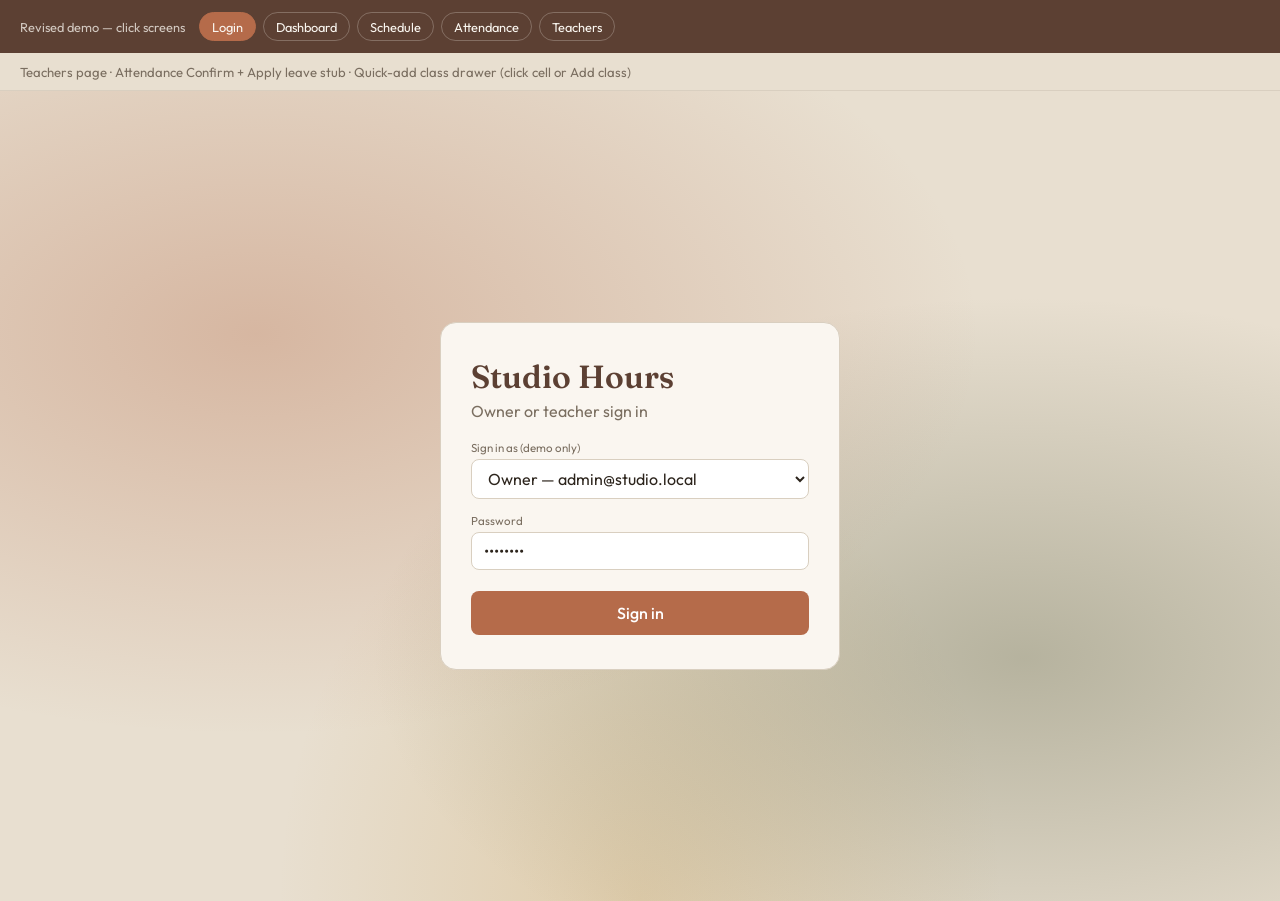
<file: design-demo/index.html>
<!DOCTYPE html>
<html lang="en">
<head>
  <meta charset="UTF-8" />
  <meta name="viewport" content="width=device-width, initial-scale=1" />
  <title>Studio Hours — Earth tone demo</title>
  <link rel="preconnect" href="https://fonts.googleapis.com" />
  <link rel="preconnect" href="https://fonts.gstatic.com" crossorigin />
  <link href="https://fonts.googleapis.com/css2?family=Fraunces:opsz,wght@9..144,500;9..144,600&family=Outfit:wght@400;500;600&display=swap" rel="stylesheet" />
  <style>
    :root {
      --sand: #E8DFD0; --clay: #C4A484; --terracotta: #B56B4A; --umber: #5C4033;
      --olive: #6B7054; --ochre: #C4933A; --stone: #F3EDE3; --cream: #FAF6F0;
      --ink: #2C241C; --muted: #7A6E60; --line: #D9CFC0;
      --vinyasa: #B56B4A; --yin: #8B7355; --beginner: #6B7054; --restore: #C4933A;
    }
    * { box-sizing: border-box; margin: 0; padding: 0; }
    body { font-family: "Outfit", sans-serif; background: var(--stone); color: var(--ink); min-height: 100vh; }
    h1, .brand { font-family: "Fraunces", serif; font-weight: 600; }

    .demo-bar {
      position: sticky; top: 0; z-index: 50;
      display: flex; flex-wrap: wrap; gap: 0.45rem; align-items: center;
      padding: 0.75rem 1.25rem; background: var(--umber); color: var(--cream);
    }
    .demo-bar span { opacity: 0.75; font-size: 0.8rem; margin-right: 0.4rem; }
    .demo-bar button {
      border: 1px solid rgba(250,246,240,0.25); background: transparent; color: var(--cream);
      padding: 0.35rem 0.75rem; border-radius: 999px; font: inherit; font-size: 0.8rem; cursor: pointer;
    }
    .demo-bar button.active { background: var(--terracotta); border-color: var(--terracotta); }
    .note {
      padding: 0.65rem 1.25rem; font-size: 0.82rem; color: var(--muted);
      background: var(--sand); border-bottom: 1px solid var(--line);
    }
    .screen { display: none; min-height: calc(100vh - 90px); }
    .screen.active { display: block; }

    .app-nav {
      display: flex; align-items: center; gap: 1.25rem; flex-wrap: wrap;
      padding: 1rem 1.75rem; background: var(--cream); border-bottom: 1px solid var(--line);
    }
    .brand { font-size: 1.3rem; color: var(--umber); margin-right: auto; }
    .app-nav a { color: var(--muted); text-decoration: none; font-size: 0.92rem; font-weight: 500; }
    .app-nav a.on { color: var(--terracotta); border-bottom: 2px solid var(--terracotta); padding-bottom: 2px; }
    .app-nav .user { color: var(--muted); font-size: 0.82rem; }
    .role-tag {
      font-size: 0.7rem; font-weight: 600; text-transform: uppercase; letter-spacing: 0.04em;
      color: var(--olive); border: 1px solid var(--olive); padding: 0.15rem 0.45rem; border-radius: 999px;
    }

    .wrap { max-width: 1120px; margin: 0 auto; padding: 1.5rem 1.75rem; }
    .page-head {
      display: flex; flex-wrap: wrap; gap: 1rem; align-items: center;
      justify-content: space-between; margin-bottom: 1.25rem;
    }
    .page-head h1 { font-size: 1.7rem; color: var(--umber); }

    .btn {
      display: inline-flex; align-items: center; gap: 0.35rem;
      border: none; border-radius: 8px; padding: 0.55rem 1rem;
      font: inherit; font-weight: 500; cursor: pointer;
    }
    .btn-primary { background: var(--terracotta); color: white; }
    .btn-ghost { background: transparent; color: var(--umber); border: 1px solid var(--line); }
    .btn-olive { background: var(--olive); color: white; }
    .btn-sm { padding: 0.4rem 0.85rem; font-size: 0.85rem; }
    .btn:disabled { opacity: 0.45; cursor: default; }

    .filters {
      display: flex; flex-wrap: wrap; gap: 0.75rem; align-items: end;
      margin-bottom: 1.25rem; padding: 1rem;
      background: var(--cream); border: 1px solid var(--line); border-radius: 12px;
    }
    label { font-size: 0.72rem; color: var(--muted); display: block; margin-bottom: 0.25rem; }
    input, select {
      font: inherit; padding: 0.5rem 0.7rem; border: 1px solid var(--line);
      border-radius: 8px; background: white; color: var(--ink); min-width: 150px;
    }

    .stats {
      display: grid; grid-template-columns: repeat(4, 1fr); gap: 0.9rem; margin-bottom: 1.4rem;
    }
    @media (max-width: 800px) { .stats { grid-template-columns: 1fr 1fr; } }
    .stat {
      border-radius: 12px; padding: 1.05rem 1.15rem;
      border: 1px solid var(--line); border-left: 4px solid var(--clay);
    }
    .stat.s1 { border-left-color: var(--terracotta); background: #F6E8E2; }
    .stat.s2 { border-left-color: var(--olive); background: #EEF0E6; }
    .stat.s3 { border-left-color: var(--ochre); background: #F7F0E0; }
    .stat.s4 { border-left-color: var(--clay); background: #F5EDE3; }
    .stat .n { font-family: "Fraunces", serif; font-size: 2rem; color: var(--umber); line-height: 1.1; }
    .stat .l { font-size: 0.82rem; color: var(--muted); margin-top: 0.2rem; }

    .panel { background: var(--cream); border: 1px solid var(--line); border-radius: 12px; overflow: hidden; }
    table { width: 100%; border-collapse: collapse; font-size: 0.9rem; }
    th {
      text-align: left; padding: 0.8rem 1rem; background: var(--sand);
      color: var(--umber); font-weight: 600; font-size: 0.75rem;
      text-transform: uppercase; letter-spacing: 0.04em;
    }
    td { padding: 0.8rem 1rem; border-top: 1px solid var(--line); vertical-align: middle; }
    .sub { color: var(--terracotta); font-size: 0.82rem; }
    .muted { color: var(--muted); }
    .ok { color: var(--olive); font-weight: 600; font-size: 0.85rem; }

    .week-nav { display: flex; align-items: center; gap: 0.65rem; flex-wrap: wrap; }
    .week-nav strong { color: var(--umber); }
    .cal-scroll {
      overflow: auto;
      max-width: 100%;
      margin-top: 0.4rem;
      -webkit-overflow-scrolling: touch;
      overscroll-behavior: contain;
    }
    .cal {
      display: grid;
      grid-template-columns: 92px repeat(7, minmax(120px, 1fr));
      gap: 6px;
      min-width: 940px;
    }
    .cal-head, .cal-studio, .cal-corner {
      font-size: 0.72rem; font-weight: 600; color: var(--muted); padding: 0.45rem; text-align: center;
    }
    .cal-head {
      position: sticky;
      top: 0;
      z-index: 3;
      background: var(--stone);
      box-shadow: 0 1px 0 var(--line);
    }
    .cal-corner {
      position: sticky;
      top: 0;
      left: 0;
      z-index: 4;
      background: var(--stone);
    }
    .cal-studio {
      position: sticky;
      left: 0;
      z-index: 2;
      text-align: left; color: var(--umber); background: var(--sand); border-radius: 8px;
      display: flex; align-items: center; padding-left: 0.65rem;
      box-shadow: 1px 0 0 var(--line);
    }
    .cell {
      position: relative;
      min-height: 160px; background: white; border: 1px solid var(--line);
      border-radius: 10px; padding: 0.55rem 0.5rem; display: flex; flex-direction: column; gap: 0.65rem;
    }
    .band {
      display: flex; flex-direction: column; gap: 0.45rem;
      flex: 0 0 auto;
      min-width: 0;
    }
    .band + .band {
      border-top: 1px dashed var(--line);
      padding-top: 0.65rem;
      margin-top: 0;
    }
    .band-label {
      font-size: 0.58rem; font-weight: 600; letter-spacing: 0.04em;
      text-transform: uppercase; color: var(--muted); line-height: 1.2;
      flex: 0 0 auto;
    }
    .band-empty {
      color: var(--line); font-size: 0.7rem; line-height: 1; padding: 0.15rem 0;
      flex: 0 0 auto;
    }
    .block {
      border-radius: 8px; padding: 0.4rem 0.45rem; color: white;
      font-size: 0.65rem; line-height: 1.35;
      flex: 0 0 auto;
    }
    .block-time {
      display: block; font-size: 0.72rem; font-weight: 700; line-height: 1.2;
    }
    .block-name {
      display: block; font-weight: 600; line-height: 1.25; margin-top: 0.08rem;
    }
    .block-teacher {
      display: block; margin-top: 0.12rem;
      white-space: nowrap; overflow: hidden; text-overflow: ellipsis;
    }
    .block-sub {
      display: block; margin-top: 0.08rem; opacity: 0.92; font-style: italic;
      white-space: nowrap; overflow: hidden; text-overflow: ellipsis;
    }
    .block.vinyasa { background: var(--vinyasa); }
    .block.yin { background: var(--yin); }
    .block.beginner { background: var(--beginner); }
    .block.restore { background: var(--restore); }
    .block.has-sub { box-shadow: inset 0 0 0 2px rgba(255,255,255,0.45); }

    .att-toolbar {
      display: flex; flex-wrap: wrap; gap: 0.75rem; justify-content: space-between;
      align-items: center; margin-bottom: 1rem;
    }
    .att-list { display: flex; flex-direction: column; gap: 0.85rem; }
    .att-row {
      display: grid; grid-template-columns: 1.3fr auto; gap: 1rem; align-items: center;
      padding: 1.05rem 1.15rem; border-radius: 12px;
      border: 1px solid var(--line); background: var(--cream);
    }
    @media (max-width: 720px) { .att-row { grid-template-columns: 1fr; } }
    .att-meta { color: var(--muted); font-size: 0.85rem; margin-top: 0.25rem; }
    .att-actions { display: flex; flex-wrap: wrap; gap: 0.6rem; align-items: center; }
    .att-actions input[type="number"] { width: 72px; min-width: 72px; }

    .toast {
      display: none; margin-top: 0.75rem; padding: 0.75rem 1rem;
      background: #EEF0E6; border: 1px solid #C5CDB0; border-radius: 8px; color: var(--umber);
      font-size: 0.9rem;
    }
    .toast.show { display: block; }
    .toast.warn { background: #F7F0E0; border-color: #E4D4A8; }

    #login.screen {
      background:
        radial-gradient(ellipse at 20% 30%, rgba(181,107,74,0.35), transparent 50%),
        radial-gradient(ellipse at 80% 70%, rgba(107,112,84,0.4), transparent 45%),
        radial-gradient(ellipse at 50% 100%, rgba(196,147,58,0.25), transparent 40%),
        var(--sand);
    }
    #login.screen.active {
      display: flex; align-items: center; justify-content: center; padding: 2rem;
    }
    .login-card {
      width: min(400px, 100%); background: var(--cream);
      border-radius: 16px; padding: 2.1rem 1.9rem; border: 1px solid var(--line);
    }
    .login-card .brand { font-size: 2rem; display: block; margin-bottom: 0.3rem; }
    .login-card p { color: var(--muted); margin-bottom: 1.2rem; }
    .field { margin-bottom: 0.9rem; }
    .field input, .field select { width: 100%; }
    .login-card .btn { width: 100%; justify-content: center; margin-top: 0.4rem; padding: 0.75rem; }

    .teacher-cards {
      display: grid; grid-template-columns: repeat(3, 1fr); gap: 1rem; margin-bottom: 1.4rem;
    }
    @media (max-width: 900px) { .teacher-cards { grid-template-columns: 1fr; } }
    .teacher-card {
      background: var(--cream); border: 1px solid var(--line); border-radius: 12px;
      padding: 1.1rem 1.2rem;
    }
    .teacher-card h3 {
      font-family: "Fraunces", serif; font-size: 1.15rem; color: var(--umber); margin-bottom: 0.75rem;
    }
    .mini-stats { display: grid; grid-template-columns: 1fr 1fr; gap: 0.55rem; }
    .mini-stats div {
      background: var(--stone); border-radius: 8px; padding: 0.55rem 0.65rem;
    }
    .mini-stats .n { font-family: "Fraunces", serif; font-size: 1.35rem; color: var(--umber); }
    .mini-stats .l { font-size: 0.72rem; color: var(--muted); }

    /* Quick add drawer */
    .drawer-backdrop {
      display: none; position: fixed; inset: 0; background: rgba(44,36,28,0.35); z-index: 80;
    }
    .drawer-backdrop.open { display: block; }
    .drawer {
      position: fixed; top: 0; right: 0; bottom: 0; width: min(400px, 100%);
      background: var(--cream); z-index: 90; border-left: 1px solid var(--line);
      transform: translateX(100%); transition: transform 0.22s ease;
      display: flex; flex-direction: column; padding: 1.25rem 1.35rem;
    }
    .drawer.open { transform: translateX(0); }
    .drawer h2 { font-family: "Fraunces", serif; color: var(--umber); font-size: 1.45rem; }
    .drawer .hint { font-size: 0.82rem; color: var(--muted); margin: 0.35rem 0 1.1rem; }
    .drawer .row { margin-bottom: 0.95rem; }
    .drawer .row label { margin-bottom: 0.35rem; }
    .chips { display: flex; flex-wrap: wrap; gap: 0.4rem; }
    .chip {
      border: 1px solid var(--line); background: white; color: var(--ink);
      padding: 0.45rem 0.75rem; border-radius: 999px; font: inherit; font-size: 0.85rem; cursor: pointer;
    }
    .chip.on { background: var(--terracotta); border-color: var(--terracotta); color: white; }
    .chip.time.on { background: var(--olive); border-color: var(--olive); }
    .drawer-actions {
      margin-top: auto; display: flex; flex-direction: column; gap: 0.5rem; padding-top: 1rem;
    }
    .drawer-actions .row-btns { display: flex; gap: 0.5rem; }
    .drawer-actions .row-btns .btn { flex: 1; justify-content: center; }
    .check-row {
      display: flex; align-items: center; gap: 0.5rem; font-size: 0.88rem; color: var(--ink);
      margin-top: 0.25rem;
    }
    .check-row input { width: auto; min-width: 0; }
    .cell { cursor: pointer; }
    .cell:hover { outline: 2px dashed var(--clay); outline-offset: -2px; }
    .cell .add-hint {
      position: absolute; inset: 0;
      display: flex; align-items: center; justify-content: center;
      color: var(--muted); font-size: 0.7rem; pointer-events: none;
      background: rgba(250, 246, 240, 0.55); border-radius: 10px;
    }
  </style>
</head>
<body>
  <div class="demo-bar">
    <span>Revised demo — click screens</span>
    <button type="button" data-screen="login" class="active">Login</button>
    <button type="button" data-screen="dashboard">Dashboard</button>
    <button type="button" data-screen="schedule">Schedule</button>
    <button type="button" data-screen="attendance">Attendance</button>
    <button type="button" data-screen="teachers">Teachers</button>
  </div>
  <p class="note">
    Teachers page · Attendance Confirm + Apply leave stub · Quick-add class drawer (click cell or Add class)
  </p>

  <!-- LOGIN -->
  <section id="login" class="screen active">
    <div class="login-card">
      <span class="brand">Studio Hours</span>
      <p>Owner or teacher sign in</p>
      <div class="field">
        <label>Sign in as (demo only)</label>
        <select id="rolePick">
          <option value="dashboard">Owner — admin@studio.local</option>
          <option value="attendance">Teacher — jane@studio.local</option>
        </select>
      </div>
      <div class="field">
        <label>Password</label>
        <input type="password" value="••••••••" />
      </div>
      <button class="btn btn-primary" type="button" id="signInBtn">Sign in</button>
    </div>
  </section>

  <!-- DASHBOARD -->
  <section id="dashboard" class="screen">
    <nav class="app-nav">
      <div class="brand">Studio Hours</div>
      <a href="#" class="on" data-screen="dashboard">Dashboard</a>
      <a href="#" data-screen="schedule">Schedule</a>
      <a href="#" data-screen="attendance">Attendance</a>
      <a href="#" data-screen="teachers">Teachers</a>
      <span class="role-tag">Owner</span>
      <span class="user">admin@studio.local</span>
    </nav>
    <div class="wrap">
      <div class="page-head"><h1>Dashboard</h1></div>
      <div class="filters">
        <div>
          <label>Month</label>
          <select>
            <option selected>July 2026</option>
            <option>June 2026</option>
            <option>May 2026</option>
            <option>April 2026</option>
            <option>March 2026</option>
            <option>February 2026</option>
            <option>January 2026</option>
            <option>December 2025</option>
            <option>November 2025</option>
            <option>October 2025</option>
            <option>September 2025</option>
            <option>August 2025</option>
          </select>
        </div>
        <div>
          <label>Studio</label>
          <select><option>All studios</option><option>Downtown</option><option>West Side</option></select>
        </div>
        <div>
          <label>Teacher</label>
          <select><option>All teachers</option><option>Jane Lee</option><option>Mark Tan</option><option>Ava Chen</option></select>
        </div>
      </div>
      <div class="stats">
        <div class="stat s1"><div class="n">42</div><div class="l">Classes scheduled</div></div>
        <div class="stat s2"><div class="n">38</div><div class="l">Attendance confirmed</div></div>
        <div class="stat s3"><div class="n">412</div><div class="l">Student visits</div></div>
        <div class="stat s4"><div class="n">5</div><div class="l">With substitute</div></div>
      </div>
      <div class="panel">
        <table>
          <thead>
            <tr><th>Date</th><th>Class</th><th>Studio</th><th>Original</th><th>Substitute</th><th>Students</th></tr>
          </thead>
          <tbody>
            <tr>
              <td>Jul 24 · 09:00</td><td>Vinyasa</td><td>Downtown</td>
              <td>Jane Lee</td><td class="muted">—</td><td>14</td>
            </tr>
            <tr>
              <td>Jul 24 · 18:00</td><td>Yin</td><td>Downtown</td>
              <td>Mark Tan</td><td><span class="sub">Ava Chen</span></td><td>9</td>
            </tr>
          </tbody>
        </table>
      </div>
    </div>
  </section>

  <!-- TEACHERS (owner) -->
  <section id="teachers" class="screen">
    <nav class="app-nav">
      <div class="brand">Studio Hours</div>
      <a href="#" data-screen="dashboard">Dashboard</a>
      <a href="#" data-screen="schedule">Schedule</a>
      <a href="#" data-screen="attendance">Attendance</a>
      <a href="#" class="on" data-screen="teachers">Teachers</a>
      <span class="role-tag">Owner</span>
      <span class="user">admin@studio.local</span>
    </nav>
    <div class="wrap">
      <div class="page-head"><h1>Teachers</h1></div>
      <div class="filters">
        <div>
          <label>Month</label>
          <select>
            <option selected>July 2026</option>
            <option>June 2026</option>
            <option>May 2026</option>
            <option>April 2026</option>
            <option>March 2026</option>
            <option>February 2026</option>
            <option>January 2026</option>
            <option>December 2025</option>
            <option>November 2025</option>
            <option>October 2025</option>
            <option>September 2025</option>
            <option>August 2025</option>
          </select>
        </div>
      </div>
      <div class="teacher-cards">
        <div class="teacher-card">
          <h3>Jane Lee</h3>
          <div class="mini-stats">
            <div><div class="n">18</div><div class="l">Classes scheduled</div></div>
            <div><div class="n">16</div><div class="l">Confirmed</div></div>
            <div><div class="n">194</div><div class="l">Student visits</div></div>
            <div><div class="n">2</div><div class="l">As substitute</div></div>
          </div>
        </div>
        <div class="teacher-card">
          <h3>Mark Tan</h3>
          <div class="mini-stats">
            <div><div class="n">14</div><div class="l">Classes scheduled</div></div>
            <div><div class="n">13</div><div class="l">Confirmed</div></div>
            <div><div class="n">151</div><div class="l">Student visits</div></div>
            <div><div class="n">1</div><div class="l">As substitute</div></div>
          </div>
        </div>
        <div class="teacher-card">
          <h3>Ava Chen</h3>
          <div class="mini-stats">
            <div><div class="n">10</div><div class="l">Classes scheduled</div></div>
            <div><div class="n">9</div><div class="l">Confirmed</div></div>
            <div><div class="n">87</div><div class="l">Student visits</div></div>
            <div><div class="n">3</div><div class="l">As substitute</div></div>
          </div>
        </div>
      </div>
      <div class="panel">
        <table>
          <thead>
            <tr>
              <th>Teacher</th><th>Scheduled</th><th>Confirmed</th><th>Student visits</th><th>As substitute</th>
            </tr>
          </thead>
          <tbody>
            <tr><td>Jane Lee</td><td>18</td><td>16</td><td>194</td><td>2</td></tr>
            <tr><td>Mark Tan</td><td>14</td><td>13</td><td>151</td><td>1</td></tr>
            <tr><td>Ava Chen</td><td>10</td><td>9</td><td>87</td><td>3</td></tr>
          </tbody>
        </table>
      </div>
    </div>
  </section>

  <!-- SCHEDULE -->
  <section id="schedule" class="screen">
    <nav class="app-nav">
      <div class="brand">Studio Hours</div>
      <a href="#" data-screen="dashboard">Dashboard</a>
      <a href="#" class="on" data-screen="schedule">Schedule</a>
      <a href="#" data-screen="attendance">Attendance</a>
      <a href="#" data-screen="teachers">Teachers</a>
      <span class="role-tag">Owner</span>
      <span class="user">admin@studio.local</span>
    </nav>
    <div class="wrap">
      <div class="page-head">
        <h1>Schedule</h1>
        <div class="week-nav">
          <button class="btn btn-ghost" type="button">← Prev</button>
          <strong>Jul 20 – 26</strong>
          <button class="btn btn-ghost" type="button">Next →</button>
          <button class="btn btn-primary" type="button" id="openAddClass">Add class</button>
        </div>
      </div>
      <p class="muted" style="font-size:0.88rem;margin-bottom:0.85rem;">
        Tip: click an empty cell to add a class — studio &amp; date fill in for you.
      </p>
      <div class="cal-scroll">
      <div class="cal">
        <div class="cal-corner" aria-hidden="true"></div>
        <div class="cal-head">Mon 20</div><div class="cal-head">Tue 21</div><div class="cal-head">Wed 22</div>
        <div class="cal-head">Thu 23</div><div class="cal-head">Fri 24</div><div class="cal-head">Sat 25</div><div class="cal-head">Sun 26</div>
        <div class="cal-studio">Downtown</div>
        <div class="cell" data-studio="Downtown" data-date="2026-07-20">
          <div class="band"><div class="band-label">Morning</div><div class="block vinyasa"><div class="block-time">09:00 (12)</div><div class="block-name">Vinyasa</div><div class="block-teacher">Jane Lee</div></div></div>
          <div class="band"><div class="band-label">Afternoon</div><div class="band-empty">—</div></div>
        </div>
        <div class="cell" data-studio="Downtown" data-date="2026-07-21">
          <div class="band"><div class="band-label">Morning</div><div class="block yin has-sub"><div class="block-time">10:00 (8)</div><div class="block-name">Yin</div><div class="block-teacher">Mark Tan</div><div class="block-sub">(Ava Chen)</div></div></div>
          <div class="band"><div class="band-label">Afternoon</div><div class="band-empty">—</div></div>
        </div>
        <div class="cell" data-studio="Downtown" data-date="2026-07-22">
          <div class="band"><div class="band-label">Morning</div><div class="block restore"><div class="block-time">09:00 (10)</div><div class="block-name">Restore</div><div class="block-teacher">Jane Lee</div></div></div>
          <div class="band"><div class="band-label">Afternoon</div><div class="band-empty">—</div></div>
        </div>
        <div class="cell" data-studio="Downtown" data-date="2026-07-23">
          <div class="band"><div class="band-label">Morning</div><div class="band-empty">—</div></div>
          <div class="band"><div class="band-label">Afternoon</div><div class="block vinyasa"><div class="block-time">18:00 (15)</div><div class="block-name">Vinyasa</div><div class="block-teacher">Mark Tan</div></div><div class="block beginner"><div class="block-time">19:15 (14)</div><div class="block-name">Beginner</div><div class="block-teacher">Jane Lee</div></div></div>
        </div>
        <div class="cell" data-studio="Downtown" data-date="2026-07-24">
          <div class="band"><div class="band-label">Morning</div><div class="block beginner"><div class="block-time">09:00 (11)</div><div class="block-name">Beginner</div><div class="block-teacher">Jane Lee</div></div></div>
          <div class="band"><div class="band-label">Afternoon</div><div class="block yin has-sub"><div class="block-time">17:30 (7)</div><div class="block-name">Yin</div><div class="block-teacher">Mark Tan</div><div class="block-sub">(Jane Lee)</div></div></div>
        </div>
        <div class="cell" data-studio="Downtown" data-date="2026-07-25">
          <div class="band"><div class="band-label">Morning</div><div class="block vinyasa"><div class="block-time">10:00 (13)</div><div class="block-name">Vinyasa</div><div class="block-teacher">Mark Tan</div></div></div>
          <div class="band"><div class="band-label">Afternoon</div><div class="band-empty">—</div></div>
        </div>
        <div class="cell" data-studio="Downtown" data-date="2026-07-26">
          <div class="band"><div class="band-label">Morning</div><div class="block restore"><div class="block-time">09:30 (9)</div><div class="block-name">Restore</div><div class="block-teacher">Jane Lee</div></div></div>
          <div class="band"><div class="band-label">Afternoon</div><div class="band-empty">—</div></div>
        </div>
        <div class="cal-studio">West Side</div>
        <div class="cell" data-studio="West Side" data-date="2026-07-20">
          <div class="band"><div class="band-label">Morning</div><div class="block yin"><div class="block-time">11:00 (6)</div><div class="block-name">Yin</div><div class="block-teacher">Jane Lee</div></div></div>
          <div class="band"><div class="band-label">Afternoon</div><div class="band-empty">—</div></div>
        </div>
        <div class="cell" data-studio="West Side" data-date="2026-07-21">
          <div class="band"><div class="band-label">Morning</div><div class="block beginner"><div class="block-time">09:00 (14)</div><div class="block-name">Beginner</div><div class="block-teacher">Mark Tan</div></div></div>
          <div class="band"><div class="band-label">Afternoon</div><div class="band-empty">—</div></div>
        </div>
        <div class="cell" data-studio="West Side" data-date="2026-07-22">
          <div class="band"><div class="band-label">Morning</div><div class="band-empty">—</div></div>
          <div class="band"><div class="band-label">Afternoon</div><div class="block restore has-sub"><div class="block-time">18:00 (5)</div><div class="block-name">Restore</div><div class="block-teacher">Mark Tan</div><div class="block-sub">(Ava Chen)</div></div></div>
        </div>
        <div class="cell" data-studio="West Side" data-date="2026-07-23">
          <div class="band"><div class="band-label">Morning</div><div class="block beginner"><div class="block-time">10:00 (12)</div><div class="block-name">Beginner</div><div class="block-teacher">Jane Lee</div></div></div>
          <div class="band"><div class="band-label">Afternoon</div><div class="band-empty">—</div></div>
        </div>
        <div class="cell" data-studio="West Side" data-date="2026-07-24">
          <div class="band"><div class="band-label">Morning</div><div class="block vinyasa"><div class="block-time">09:00 (16)</div><div class="block-name">Vinyasa</div><div class="block-teacher">Mark Tan</div></div></div>
          <div class="band"><div class="band-label">Afternoon</div><div class="band-empty">—</div></div>
        </div>
        <div class="cell" data-studio="West Side" data-date="2026-07-25">
          <div class="band"><div class="band-label">Morning</div><div class="band-empty">—</div></div>
          <div class="band"><div class="band-label">Afternoon</div><div class="band-empty">—</div></div>
          <span class="add-hint">+ Add</span>
        </div>
        <div class="cell" data-studio="West Side" data-date="2026-07-26">
          <div class="band"><div class="band-label">Morning</div><div class="band-empty">—</div></div>
          <div class="band"><div class="band-label">Afternoon</div><div class="band-empty">—</div></div>
          <span class="add-hint">+ Add</span>
        </div>
      </div>
      </div>
    </div>
  </section>

  <!-- Quick Add Class drawer -->
  <div class="drawer-backdrop" id="drawerBackdrop"></div>
  <aside class="drawer" id="addDrawer" aria-label="Add class">
    <h2>Quick add class</h2>
    <p class="hint">Few taps — stays on your schedule. Click a cell to pre-fill studio &amp; date.</p>
    <div class="row">
      <label>Studio</label>
      <select id="addStudio">
        <option>Downtown</option>
        <option>West Side</option>
      </select>
    </div>
    <div class="row">
      <label>Date</label>
      <input type="date" id="addDate" value="2026-07-24" />
    </div>
    <div class="row">
      <label>Time</label>
      <div class="chips" id="timeChips">
        <button type="button" class="chip time on" data-time="09:00">09:00</button>
        <button type="button" class="chip time" data-time="10:00">10:00</button>
        <button type="button" class="chip time" data-time="11:00">11:00</button>
        <button type="button" class="chip time" data-time="17:30">17:30</button>
        <button type="button" class="chip time" data-time="18:00">18:00</button>
        <button type="button" class="chip time" data-time="19:00">19:00</button>
      </div>
    </div>
    <div class="row">
      <label>Class type</label>
      <div class="chips" id="typeChips">
        <button type="button" class="chip on" data-type="Vinyasa">Vinyasa</button>
        <button type="button" class="chip" data-type="Yin">Yin</button>
        <button type="button" class="chip" data-type="Beginner">Beginner</button>
        <button type="button" class="chip" data-type="Restore">Restore</button>
      </div>
    </div>
    <div class="row">
      <label>Teacher</label>
      <select id="addTeacher">
        <option>Jane Lee</option>
        <option>Mark Tan</option>
        <option>Ava Chen</option>
      </select>
    </div>
    <div class="row">
      <label>Expected students</label>
      <input type="number" id="addStudents" min="1" value="16" style="width:100px;min-width:100px;" />
    </div>
    <label class="check-row">
      <input type="checkbox" id="addRepeat" />
      Repeat same slot for next 4 weeks
    </label>
    <div class="drawer-actions">
      <div class="row-btns">
        <button class="btn btn-ghost" type="button" id="closeDrawer">Cancel</button>
        <button class="btn btn-primary" type="button" id="saveClass">Save</button>
      </div>
      <button class="btn btn-olive" type="button" id="saveAnother">Save &amp; add another</button>
      <div id="addToast" class="toast">Class added to schedule.</div>
    </div>
  </aside>

  <!-- ATTENDANCE (teacher) -->
  <section id="attendance" class="screen">
    <nav class="app-nav">
      <div class="brand">Studio Hours</div>
      <a href="#" data-screen="dashboard">Dashboard</a>
      <a href="#" data-screen="schedule">Schedule</a>
      <a href="#" class="on" data-screen="attendance">Attendance</a>
      <a href="#" data-screen="teachers">Teachers</a>
      <span class="role-tag">Teacher</span>
      <span class="user">jane@studio.local</span>
    </nav>
    <div class="wrap">
      <div class="page-head">
        <h1>My upcoming classes</h1>
      </div>
      <div class="att-toolbar">
        <p class="muted" style="font-size:0.92rem;max-width:36rem;">
          Enter how many students attended, then press Confirm. Use Apply leave if you cannot teach (details later).
        </p>
        <button class="btn btn-ghost" type="button" id="applyLeaveBtn">Apply leave</button>
      </div>
      <div id="leaveToast" class="toast warn">
        Leave request — coming soon. We’ll plan the full leave & cover flow in a later version.
      </div>
      <div class="att-list" style="margin-top:1rem;">
        <div class="att-row" data-att>
          <div>
            <strong>Today · 09:00 · Vinyasa</strong>
            <div class="att-meta">Downtown · You are original teacher · Expected 16</div>
          </div>
          <div class="att-actions">
            <div>
              <label>Students</label>
              <input type="number" min="0" value="14" />
            </div>
            <button class="btn btn-olive btn-sm" type="button" data-confirm>Confirm</button>
            <span class="ok" data-done hidden>Confirmed</span>
          </div>
        </div>
        <div class="att-row" data-att>
          <div>
            <strong>Today · 17:30 · Yin</strong>
            <div class="att-meta">Downtown · You are substitute for Mark Tan · Expected 10</div>
          </div>
          <div class="att-actions">
            <div>
              <label>Students</label>
              <input type="number" min="0" value="7" />
            </div>
            <button class="btn btn-olive btn-sm" type="button" data-confirm>Confirm</button>
            <span class="ok" data-done hidden>Confirmed</span>
          </div>
        </div>
        <div class="att-row" data-att>
          <div>
            <strong>Sat 25 · 10:00 · Beginner</strong>
            <div class="att-meta">West Side · You are original teacher · Expected 12</div>
          </div>
          <div class="att-actions">
            <div>
              <label>Students</label>
              <input type="number" min="0" value="" placeholder="—" />
            </div>
            <button class="btn btn-olive btn-sm" type="button" data-confirm>Confirm</button>
            <span class="ok" data-done hidden>Confirmed</span>
          </div>
        </div>
      </div>
      <div id="confirmToast" class="toast">Attendance confirmed for this class.</div>
    </div>
  </section>

  <script>
    function showScreen(id) {
      document.querySelectorAll(".screen").forEach((s) => s.classList.remove("active"));
      document.querySelectorAll(".demo-bar button").forEach((b) => {
        b.classList.toggle("active", b.dataset.screen === id);
      });
      const el = document.getElementById(id);
      if (el) el.classList.add("active");
    }
    document.querySelectorAll("[data-screen]").forEach((el) => {
      el.addEventListener("click", (e) => {
        e.preventDefault();
        showScreen(el.dataset.screen);
      });
    });
    document.getElementById("signInBtn").addEventListener("click", () => {
      showScreen(document.getElementById("rolePick").value);
    });
    const applyLeaveBtn = document.getElementById("applyLeaveBtn");
    if (applyLeaveBtn) {
      applyLeaveBtn.addEventListener("click", () => {
        const t = document.getElementById("leaveToast");
        t.classList.add("show");
        setTimeout(() => t.classList.remove("show"), 4000);
      });
    }
    document.querySelectorAll("[data-att]").forEach((row) => {
      const conf = row.querySelector("[data-confirm]");
      if (!conf) return;
      conf.addEventListener("click", () => {
        const done = row.querySelector("[data-done]");
        conf.hidden = true;
        done.hidden = false;
        const t = document.getElementById("confirmToast");
        t.classList.add("show");
        setTimeout(() => t.classList.remove("show"), 2500);
      });
    });

    /* Quick add class drawer */
    const drawer = document.getElementById("addDrawer");
    const backdrop = document.getElementById("drawerBackdrop");
    const addStudio = document.getElementById("addStudio");
    const addDate = document.getElementById("addDate");
    const addToast = document.getElementById("addToast");

    function openDrawer(studio, date) {
      showScreen("schedule");
      if (studio) addStudio.value = studio;
      if (date) addDate.value = date;
      drawer.classList.add("open");
      backdrop.classList.add("open");
    }
    function closeDrawer() {
      drawer.classList.remove("open");
      backdrop.classList.remove("open");
      addToast.classList.remove("show");
    }
    function flashAdded() {
      addToast.classList.add("show");
      setTimeout(() => addToast.classList.remove("show"), 2000);
    }

    document.getElementById("openAddClass").addEventListener("click", () => openDrawer());
    document.getElementById("closeDrawer").addEventListener("click", closeDrawer);
    backdrop.addEventListener("click", closeDrawer);

    document.querySelectorAll(".cell[data-studio]").forEach((cell) => {
      cell.addEventListener("click", (e) => {
        if (e.target.closest(".block")) return; // edit later; empty / add for now
        openDrawer(cell.dataset.studio, cell.dataset.date);
      });
    });

    document.querySelectorAll("#timeChips .chip").forEach((chip) => {
      chip.addEventListener("click", () => {
        document.querySelectorAll("#timeChips .chip").forEach((c) => c.classList.remove("on"));
        chip.classList.add("on");
      });
    });
    document.querySelectorAll("#typeChips .chip").forEach((chip) => {
      chip.addEventListener("click", () => {
        document.querySelectorAll("#typeChips .chip").forEach((c) => c.classList.remove("on"));
        chip.classList.add("on");
        const defaults = { Vinyasa: 16, Yin: 12, Beginner: 14, Restore: 10 };
        document.getElementById("addStudents").value = defaults[chip.dataset.type] || 12;
      });
    });

    document.getElementById("saveClass").addEventListener("click", () => {
      flashAdded();
      setTimeout(closeDrawer, 600);
    });
    document.getElementById("saveAnother").addEventListener("click", () => {
      flashAdded();
      // bump selected time chip to next preset if possible
      const times = [...document.querySelectorAll("#timeChips .chip")];
      const idx = times.findIndex((c) => c.classList.contains("on"));
      if (idx >= 0 && idx < times.length - 1) {
        times[idx].classList.remove("on");
        times[idx + 1].classList.add("on");
      }
    });
  </script>
</body>
</html>
</file>
